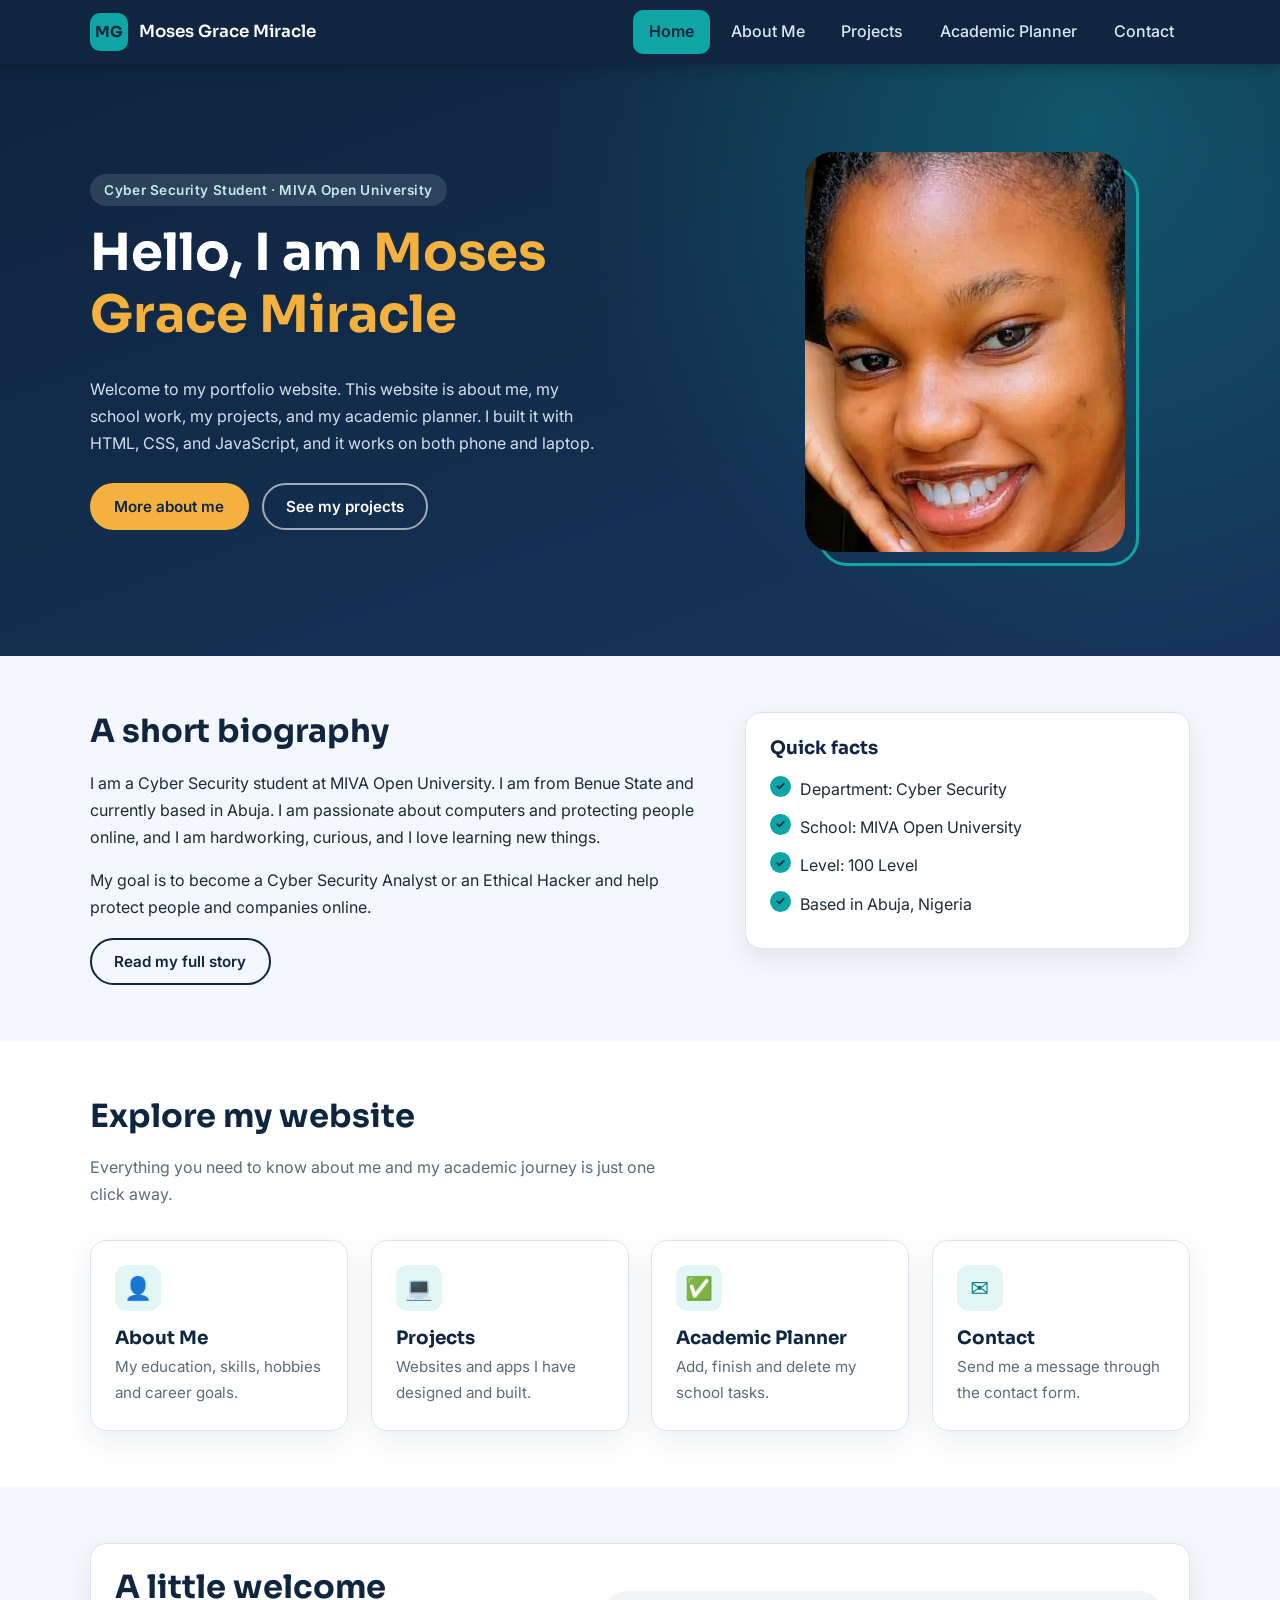
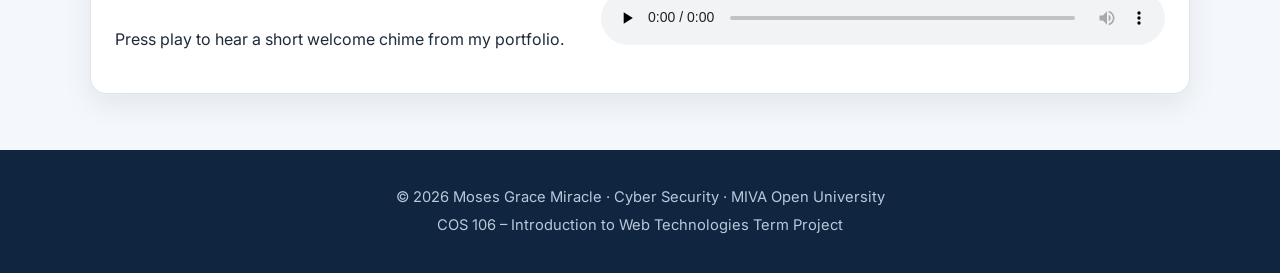
<file: index.html>
<!DOCTYPE html>
<html lang="en">
<head>
  <meta charset="UTF-8">
  <meta name="viewport" content="width=device-width, initial-scale=1">
  <meta name="description" content="Portfolio and academic planner of Moses Grace Miracle, a Cyber Security student at MIVA Open University.">
  <title>Home | Moses Grace Miracle</title>
  <link rel="preconnect" href="https://fonts.googleapis.com">
  <link rel="preconnect" href="https://fonts.gstatic.com" crossorigin>
  <link href="https://fonts.googleapis.com/css2?family=Inter:wght@400;500;600&family=Sora:wght@600;700&display=swap" rel="stylesheet">
  <link rel="stylesheet" href="style.css">
  <script src="main.js" defer></script>
</head>
<body>
  <a class="skip-link" href="#main">Skip to main content</a>

  <header class="site-header">
    <div class="container header-inner">
      <a class="brand" href="index.html">
        <span class="brand-mark" aria-hidden="true">MG</span>
        <span class="brand-name">Moses Grace Miracle</span>
      </a>
      <button class="nav-toggle" type="button" aria-expanded="false" aria-controls="site-nav" aria-label="Toggle navigation menu">
        <span></span><span></span><span></span>
      </button>
      <nav id="site-nav" class="site-nav" aria-label="Main navigation">
        <ul>
          <li><a href="index.html" aria-current="page">Home</a></li>
          <li><a href="about.html">About Me</a></li>
          <li><a href="projects.html">Projects</a></li>
          <li><a href="planner.html">Academic Planner</a></li>
          <li><a href="contact.html">Contact</a></li>
        </ul>
      </nav>
    </div>
  </header>

  <main id="main">
    <!-- Hero: name, photograph, welcome message -->
    <section class="hero" aria-labelledby="hero-title">
      <div class="container hero-inner">
        <div class="fade-up">
          <span class="eyebrow">Cyber Security Student &middot; MIVA Open University</span>
          <h1 id="hero-title">Hello, I am <span>Moses Grace Miracle</span></h1>
          <p>Welcome to my portfolio website. This website is about me, my school work, my projects, and my academic planner. I built it with HTML, CSS, and JavaScript, and it works on both phone and laptop.</p>
          <div class="hero-actions">
            <a class="btn" href="about.html">More about me</a>
            <a class="btn btn-outline" href="projects.html">See my projects</a>
          </div>
        </div>
        <figure class="photo-frame fade-up delay-2">
          <img src="profile-full.jpg" alt="Portrait of Moses Grace Miracle smiling" width="440" height="892">
        </figure>
      </div>
    </section>

    <!-- Brief biography -->
    <section class="section" aria-labelledby="bio-title">
      <div class="container two-col wide-left">
        <div>
          <h2 id="bio-title">A short biography</h2>
          <p>I am a Cyber Security student at MIVA Open University. I am from Benue State and currently based in Abuja. I am passionate about computers and protecting people online, and I am hardworking, curious, and I love learning new things.</p>
          <p>My goal is to become a Cyber Security Analyst or an Ethical Hacker and help protect people and companies online.</p>
          <a class="btn btn-outline" href="about.html">Read my full story</a>
        </div>
        <aside class="card" aria-label="Quick facts">
          <h3>Quick facts</h3>
          <ul class="check-list">
            <li>Department: Cyber Security</li>
            <li>School: MIVA Open University</li>
            <li>Level: 100 Level</li>
            <li>Based in Abuja, Nigeria</li>
          </ul>
        </aside>
      </div>
    </section>

    <!-- Explore the site -->
    <section class="section section-alt" aria-labelledby="explore-title">
      <div class="container">
        <div class="section-head">
          <h2 id="explore-title">Explore my website</h2>
          <p>Everything you need to know about me and my academic journey is just one click away.</p>
        </div>
        <div class="grid grid-4">
          <a class="card link-card" href="about.html">
            <span class="icon" aria-hidden="true">&#128100;</span>
            <h3>About Me</h3>
            <p>My education, skills, hobbies and career goals.</p>
          </a>
          <a class="card link-card" href="projects.html">
            <span class="icon" aria-hidden="true">&#128187;</span>
            <h3>Projects</h3>
            <p>Websites and apps I have designed and built.</p>
          </a>
          <a class="card link-card" href="planner.html">
            <span class="icon" aria-hidden="true">&#9989;</span>
            <h3>Academic Planner</h3>
            <p>Add, finish and delete my school tasks.</p>
          </a>
          <a class="card link-card" href="contact.html">
            <span class="icon" aria-hidden="true">&#9993;</span>
            <h3>Contact</h3>
            <p>Send me a message through the contact form.</p>
          </a>
        </div>
      </div>
    </section>

    <!-- Multimedia: audio -->
    <section class="section" aria-labelledby="audio-title">
      <div class="container">
        <div class="card audio-card">
          <div>
            <h2 id="audio-title">A little welcome</h2>
            <p>Press play to hear a short welcome chime from my portfolio.</p>
          </div>
          <audio controls preload="none">
            <source src="welcome-chime.mp3" type="audio/mpeg">
            Your browser does not support the audio element.
          </audio>
        </div>
      </div>
    </section>
  </main>

  <footer class="site-footer">
    <div class="container">
      <p>&copy; <span data-year>2026</span> Moses Grace Miracle &middot; Cyber Security &middot; MIVA Open University</p>
      <p>COS 106 &ndash; Introduction to Web Technologies Term Project</p>
    </div>
  </footer>
</body>
</html>
</file>
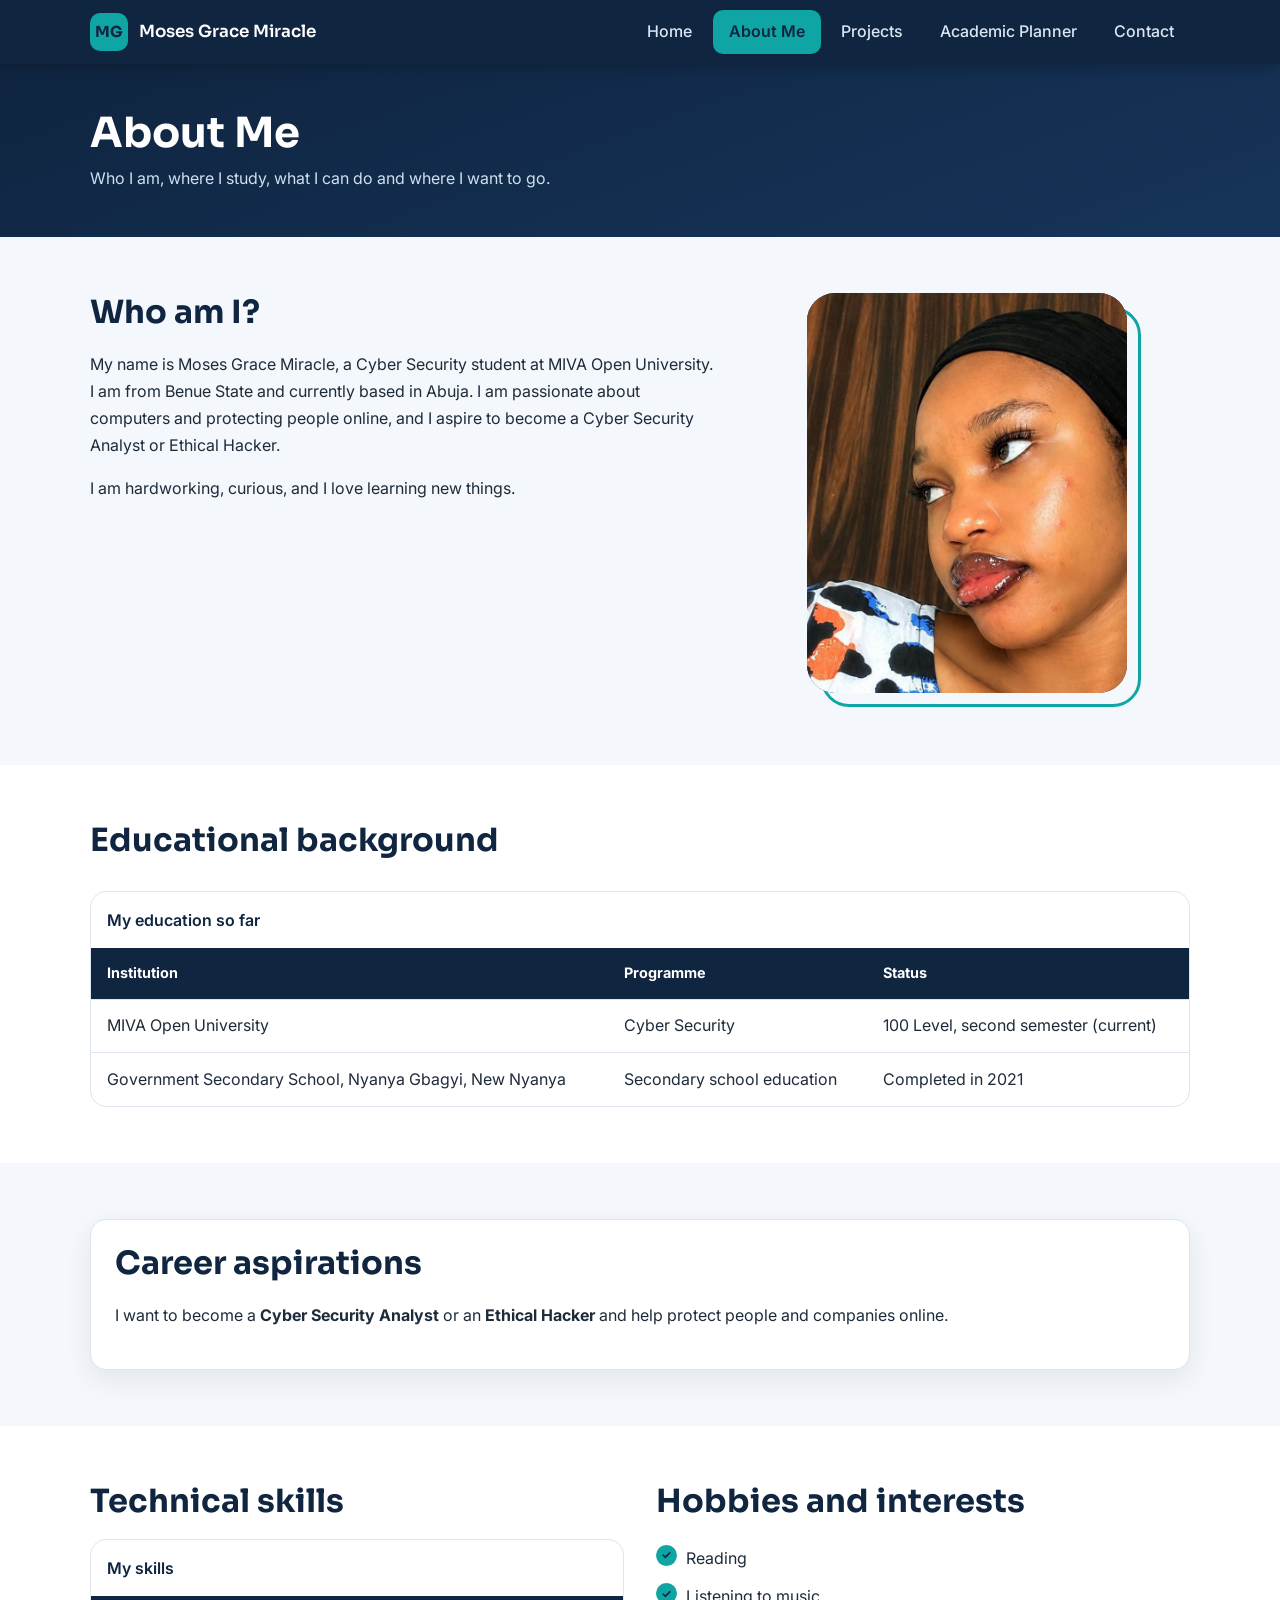
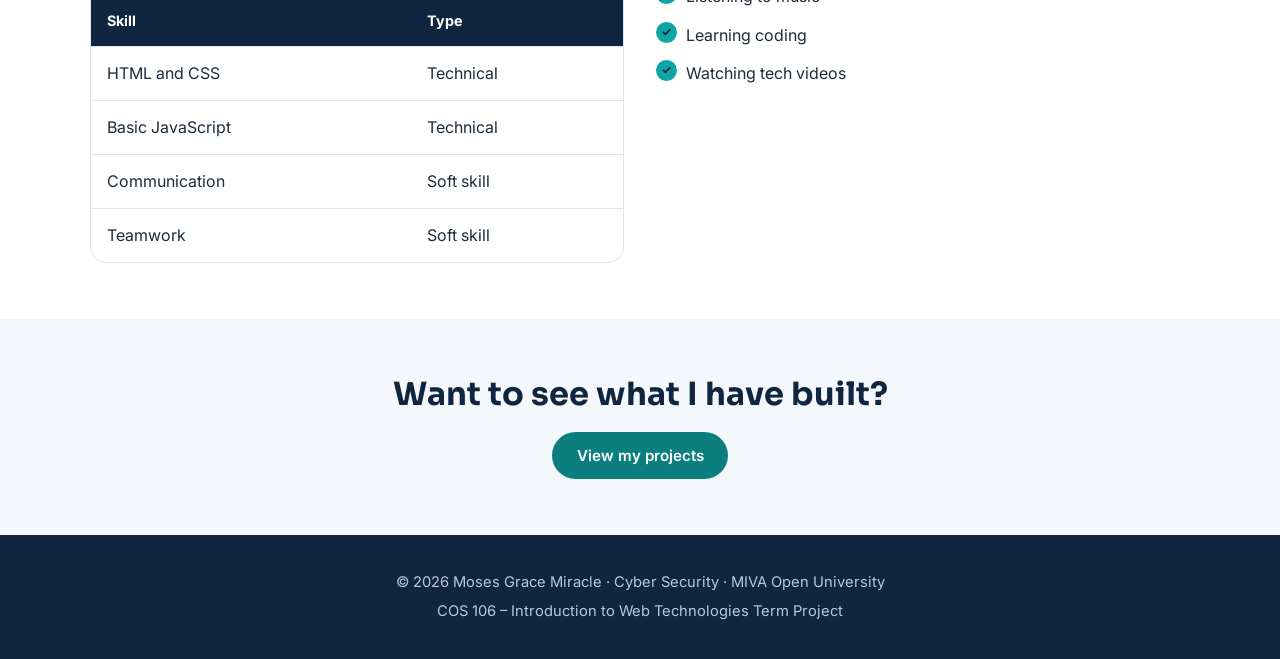
<file: about.html>
<!DOCTYPE html>
<html lang="en">
<head>
  <meta charset="UTF-8">
  <meta name="viewport" content="width=device-width, initial-scale=1">
  <meta name="description" content="Education, career goals, technical skills and hobbies of Moses Grace Miracle.">
  <title>About Me | Moses Grace Miracle</title>
  <link rel="preconnect" href="https://fonts.googleapis.com">
  <link rel="preconnect" href="https://fonts.gstatic.com" crossorigin>
  <link href="https://fonts.googleapis.com/css2?family=Inter:wght@400;500;600&family=Sora:wght@600;700&display=swap" rel="stylesheet">
  <link rel="stylesheet" href="style.css">
  <script src="main.js" defer></script>
</head>
<body>
  <a class="skip-link" href="#main">Skip to main content</a>

  <header class="site-header">
    <div class="container header-inner">
      <a class="brand" href="index.html">
        <span class="brand-mark" aria-hidden="true">MG</span>
        <span class="brand-name">Moses Grace Miracle</span>
      </a>
      <button class="nav-toggle" type="button" aria-expanded="false" aria-controls="site-nav" aria-label="Toggle navigation menu">
        <span></span><span></span><span></span>
      </button>
      <nav id="site-nav" class="site-nav" aria-label="Main navigation">
        <ul>
          <li><a href="index.html">Home</a></li>
          <li><a href="about.html" aria-current="page">About Me</a></li>
          <li><a href="projects.html">Projects</a></li>
          <li><a href="planner.html">Academic Planner</a></li>
          <li><a href="contact.html">Contact</a></li>
        </ul>
      </nav>
    </div>
  </header>

  <main id="main">
    <section class="page-banner">
      <div class="container fade-up">
        <h1>About Me</h1>
        <p>Who I am, where I study, what I can do and where I want to go.</p>
      </div>
    </section>

    <!-- Introduction -->
    <section class="section" aria-labelledby="intro-title">
      <div class="container two-col wide-left">
        <div>
          <h2 id="intro-title">Who am I?</h2>
          <p>My name is Moses Grace Miracle, a Cyber Security student at MIVA Open University. I am from Benue State and currently based in Abuja. I am passionate about computers and protecting people online, and I aspire to become a Cyber Security Analyst or Ethical Hacker.</p>
          <p>I am hardworking, curious, and I love learning new things.</p>
        </div>
        <figure class="photo-frame" style="margin-top:0">
          <img src="about.jpg" alt="Moses Grace Miracle looking to the side" width="900" height="914" style="object-position:62% 35%">
        </figure>
      </div>
    </section>

    <!-- Educational background (table) -->
    <section class="section section-alt" aria-labelledby="edu-title">
      <div class="container">
        <div class="section-head">
          <h2 id="edu-title">Educational background</h2>
        </div>
        <div class="table-wrap">
          <table>
            <caption>My education so far</caption>
            <thead>
              <tr>
                <th scope="col">Institution</th>
                <th scope="col">Programme</th>
                <th scope="col">Status</th>
              </tr>
            </thead>
            <tbody>
              <tr>
                <td>MIVA Open University</td>
                <td>Cyber Security</td>
                <td>100 Level, second semester (current)</td>
              </tr>
              <tr>
                <td>Government Secondary School, Nyanya Gbagyi, New Nyanya</td>
                <td>Secondary school education</td>
                <td>Completed in 2021</td>
              </tr>
            </tbody>
          </table>
        </div>
      </div>
    </section>

    <!-- Career aspirations -->
    <section class="section" aria-labelledby="career-title">
      <div class="container">
        <div class="card">
          <h2 id="career-title">Career aspirations</h2>
          <p>I want to become a <strong>Cyber Security Analyst</strong> or an <strong>Ethical Hacker</strong> and help protect people and companies online.</p>
        </div>
      </div>
    </section>

    <!-- Skills (table + list) and hobbies (list) -->
    <section class="section section-alt" aria-labelledby="skills-title">
      <div class="container two-col">
        <div>
          <h2 id="skills-title">Technical skills</h2>
          <div class="table-wrap">
            <table>
              <caption>My skills</caption>
              <thead>
                <tr>
                  <th scope="col">Skill</th>
                  <th scope="col">Type</th>
                </tr>
              </thead>
              <tbody>
                <tr><td>HTML and CSS</td><td>Technical</td></tr>
                <tr><td>Basic JavaScript</td><td>Technical</td></tr>
                <tr><td>Communication</td><td>Soft skill</td></tr>
                <tr><td>Teamwork</td><td>Soft skill</td></tr>
              </tbody>
            </table>
          </div>
        </div>
        <div>
          <h2>Hobbies and interests</h2>
          <ul class="check-list">
            <li>Reading</li>
            <li>Listening to music</li>
            <li>Learning coding</li>
            <li>Watching tech videos</li>
          </ul>
        </div>
      </div>
    </section>

    <section class="section">
      <div class="container" style="text-align:center">
        <h2>Want to see what I have built?</h2>
        <a class="btn" href="projects.html">View my projects</a>
      </div>
    </section>
  </main>

  <footer class="site-footer">
    <div class="container">
      <p>&copy; <span data-year>2026</span> Moses Grace Miracle &middot; Cyber Security &middot; MIVA Open University</p>
      <p>COS 106 &ndash; Introduction to Web Technologies Term Project</p>
    </div>
  </footer>
</body>
</html>
</file>
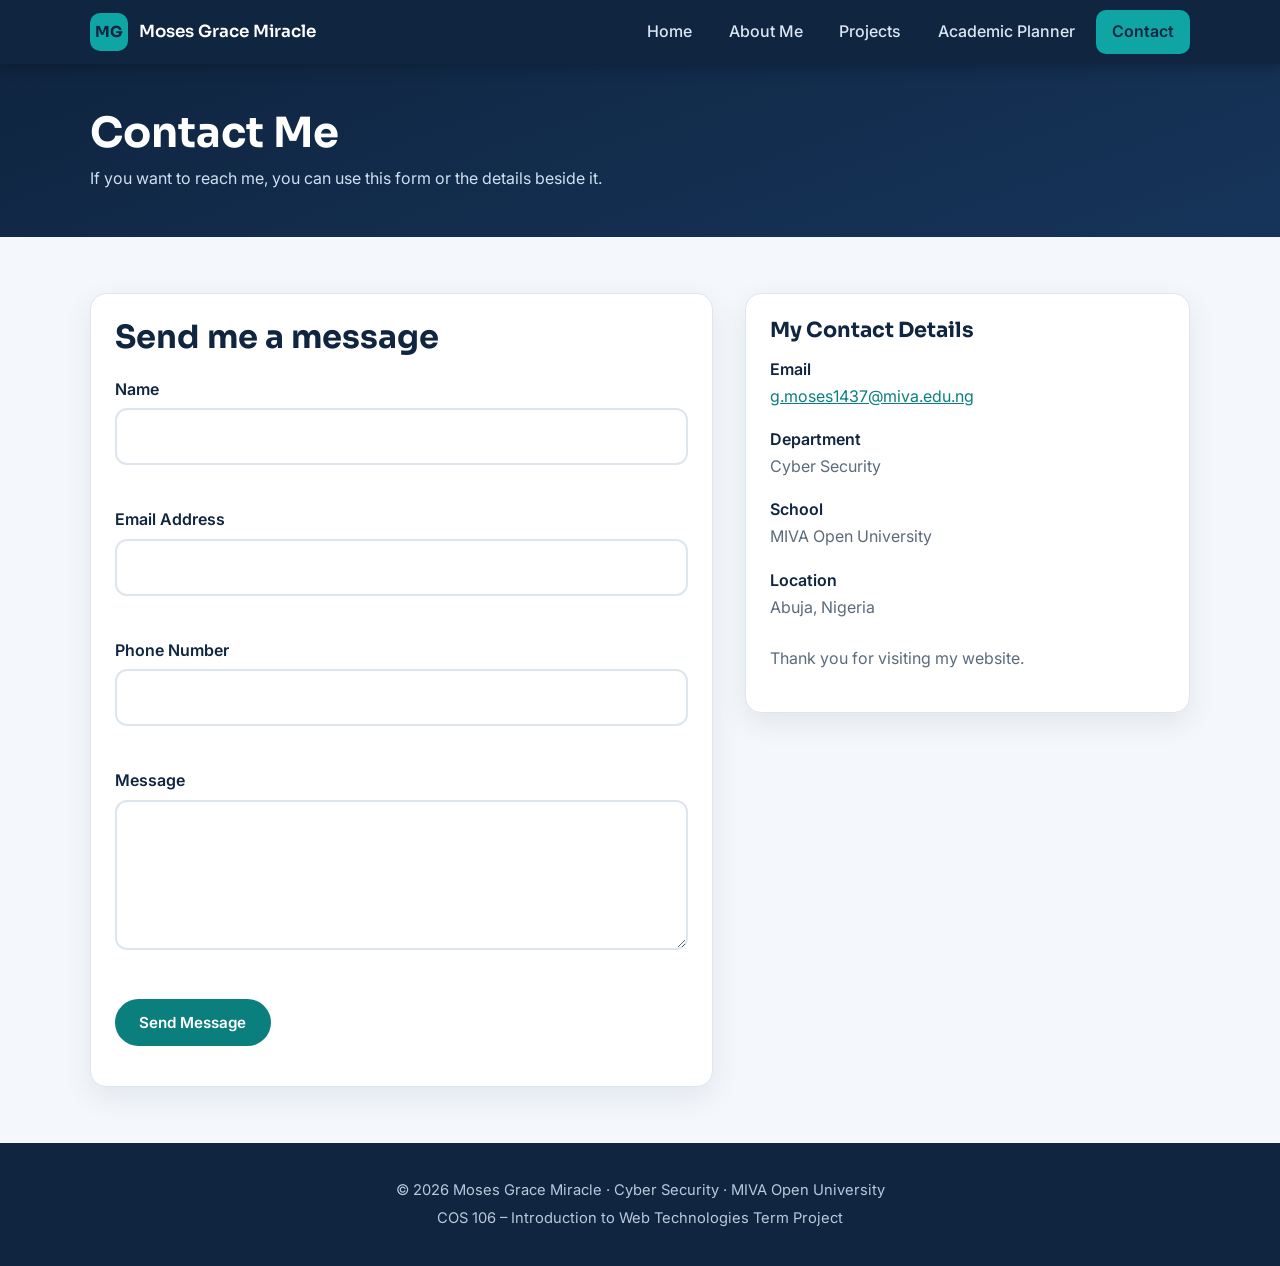
<file: contact.html>
<!DOCTYPE html>
<html lang="en">
<head>
  <meta charset="UTF-8">
  <meta name="viewport" content="width=device-width, initial-scale=1">
  <meta name="description" content="Contact Moses Grace Miracle through the contact form or by email.">
  <title>Contact | Moses Grace Miracle</title>
  <link rel="preconnect" href="https://fonts.googleapis.com">
  <link rel="preconnect" href="https://fonts.gstatic.com" crossorigin>
  <link href="https://fonts.googleapis.com/css2?family=Inter:wght@400;500;600&family=Sora:wght@600;700&display=swap" rel="stylesheet">
  <link rel="stylesheet" href="style.css">
  <script src="main.js" defer></script>
</head>
<body>
  <a class="skip-link" href="#main">Skip to main content</a>

  <header class="site-header">
    <div class="container header-inner">
      <a class="brand" href="index.html">
        <span class="brand-mark" aria-hidden="true">MG</span>
        <span class="brand-name">Moses Grace Miracle</span>
      </a>
      <button class="nav-toggle" type="button" aria-expanded="false" aria-controls="site-nav" aria-label="Toggle navigation menu">
        <span></span><span></span><span></span>
      </button>
      <nav id="site-nav" class="site-nav" aria-label="Main navigation">
        <ul>
          <li><a href="index.html">Home</a></li>
          <li><a href="about.html">About Me</a></li>
          <li><a href="projects.html">Projects</a></li>
          <li><a href="planner.html">Academic Planner</a></li>
          <li><a href="contact.html" aria-current="page">Contact</a></li>
        </ul>
      </nav>
    </div>
  </header>

  <main id="main">
    <section class="page-banner">
      <div class="container fade-up">
        <h1>Contact Me</h1>
        <p>If you want to reach me, you can use this form or the details beside it.</p>
      </div>
    </section>

    <section class="section" aria-labelledby="form-title">
      <div class="container two-col wide-left">

        <div class="card form-card">
          <h2 id="form-title">Send me a message</h2>
          <form id="contact-form" novalidate>
            <div class="field">
              <label for="name">Name</label>
              <input type="text" id="name" name="name" autocomplete="name" aria-describedby="name-error">
              <p class="error-msg" id="name-error"></p>
            </div>

            <div class="field">
              <label for="email">Email Address</label>
              <input type="email" id="email" name="email" autocomplete="email" aria-describedby="email-error">
              <p class="error-msg" id="email-error"></p>
            </div>

            <div class="field">
              <label for="phone">Phone Number</label>
              <input type="tel" id="phone" name="phone" inputmode="numeric" autocomplete="tel" aria-describedby="phone-error">
              <p class="error-msg" id="phone-error"></p>
            </div>

            <div class="field">
              <label for="message">Message</label>
              <textarea id="message" name="message" aria-describedby="message-error"></textarea>
              <p class="error-msg" id="message-error"></p>
            </div>

            <button class="btn" type="submit">Send Message</button>
            <div id="form-status" class="form-status" role="status" aria-live="polite"></div>
          </form>
        </div>

        <aside class="card" aria-labelledby="details-title">
          <h2 id="details-title" style="font-size:1.3rem">My Contact Details</h2>
          <dl class="detail-list">
            <dt>Email</dt>
            <dd><a href="mailto:g.moses1437@miva.edu.ng">g.moses1437@miva.edu.ng</a></dd>
            <dt>Department</dt>
            <dd>Cyber Security</dd>
            <dt>School</dt>
            <dd>MIVA Open University</dd>
            <dt>Location</dt>
            <dd>Abuja, Nigeria</dd>
          </dl>
          <p style="margin-top:1.5rem;color:var(--muted)">Thank you for visiting my website.</p>
        </aside>

      </div>
    </section>
  </main>

  <footer class="site-footer">
    <div class="container">
      <p>&copy; <span data-year>2026</span> Moses Grace Miracle &middot; Cyber Security &middot; MIVA Open University</p>
      <p>COS 106 &ndash; Introduction to Web Technologies Term Project</p>
    </div>
  </footer>
</body>
</html>
</file>
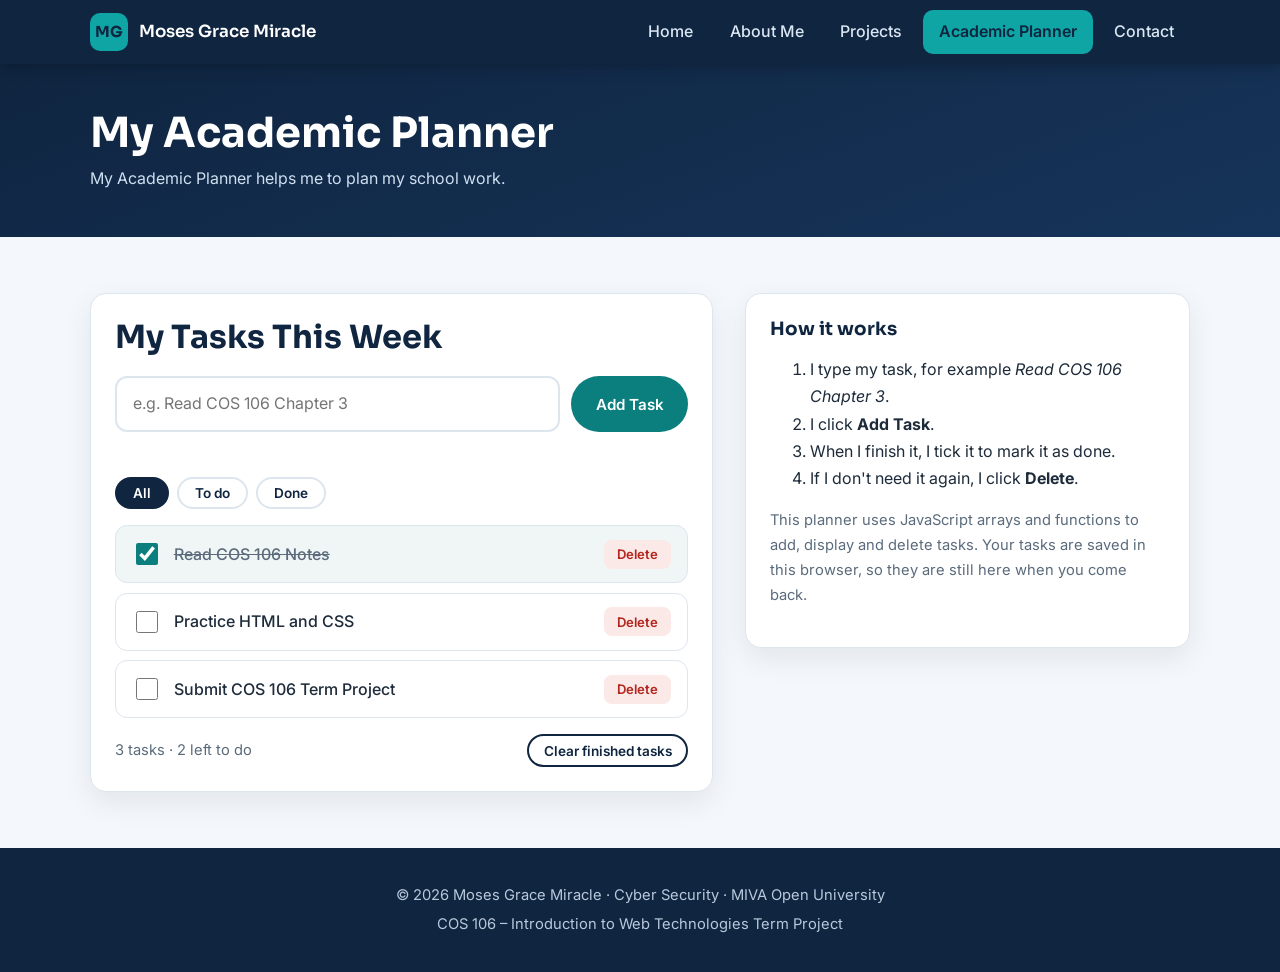
<file: planner.html>
<!DOCTYPE html>
<html lang="en">
<head>
  <meta charset="UTF-8">
  <meta name="viewport" content="width=device-width, initial-scale=1">
  <meta name="description" content="An interactive academic planner to add, complete and delete school tasks.">
  <title>Academic Planner | Moses Grace Miracle</title>
  <link rel="preconnect" href="https://fonts.googleapis.com">
  <link rel="preconnect" href="https://fonts.gstatic.com" crossorigin>
  <link href="https://fonts.googleapis.com/css2?family=Inter:wght@400;500;600&family=Sora:wght@600;700&display=swap" rel="stylesheet">
  <link rel="stylesheet" href="style.css">
  <script src="main.js" defer></script>
</head>
<body>
  <a class="skip-link" href="#main">Skip to main content</a>

  <header class="site-header">
    <div class="container header-inner">
      <a class="brand" href="index.html">
        <span class="brand-mark" aria-hidden="true">MG</span>
        <span class="brand-name">Moses Grace Miracle</span>
      </a>
      <button class="nav-toggle" type="button" aria-expanded="false" aria-controls="site-nav" aria-label="Toggle navigation menu">
        <span></span><span></span><span></span>
      </button>
      <nav id="site-nav" class="site-nav" aria-label="Main navigation">
        <ul>
          <li><a href="index.html">Home</a></li>
          <li><a href="about.html">About Me</a></li>
          <li><a href="projects.html">Projects</a></li>
          <li><a href="planner.html" aria-current="page">Academic Planner</a></li>
          <li><a href="contact.html">Contact</a></li>
        </ul>
      </nav>
    </div>
  </header>

  <main id="main">
    <section class="page-banner">
      <div class="container fade-up">
        <h1>My Academic Planner</h1>
        <p>My Academic Planner helps me to plan my school work.</p>
      </div>
    </section>

    <section class="section" aria-labelledby="how-title">
      <div class="container two-col wide-left">

        <div class="card planner-card" style="max-width:none">
          <h2 id="how-title">My Tasks This Week</h2>

          <form id="task-form" class="task-form" novalidate>
            <label for="task-input" class="sr-only" style="position:absolute;left:-999px">New task</label>
            <input type="text" id="task-input" name="task" placeholder="e.g. Read COS 106 Chapter 3" maxlength="120" autocomplete="off">
            <button class="btn" type="submit">Add Task</button>
          </form>
          <p id="task-error" class="error-msg" role="alert"></p>

          <div class="filters" role="group" aria-label="Filter tasks">
            <button type="button" class="filter-btn active" data-filter="all">All</button>
            <button type="button" class="filter-btn" data-filter="active">To do</button>
            <button type="button" class="filter-btn" data-filter="done">Done</button>
          </div>

          <ul id="task-list" class="task-list" aria-live="polite"></ul>

          <div class="planner-footer">
            <span id="task-count">0 tasks</span>
            <button type="button" id="clear-done" class="btn btn-outline btn-small">Clear finished tasks</button>
          </div>
        </div>

        <aside class="card">
          <h3>How it works</h3>
          <ol>
            <li>I type my task, for example <em>Read COS 106 Chapter 3</em>.</li>
            <li>I click <strong>Add Task</strong>.</li>
            <li>When I finish it, I tick it to mark it as done.</li>
            <li>If I don't need it again, I click <strong>Delete</strong>.</li>
          </ol>
          <p style="color:var(--muted);font-size:.92rem">This planner uses JavaScript arrays and functions to add, display and delete tasks. Your tasks are saved in this browser, so they are still here when you come back.</p>
        </aside>

      </div>
    </section>
  </main>

  <footer class="site-footer">
    <div class="container">
      <p>&copy; <span data-year>2026</span> Moses Grace Miracle &middot; Cyber Security &middot; MIVA Open University</p>
      <p>COS 106 &ndash; Introduction to Web Technologies Term Project</p>
    </div>
  </footer>
</body>
</html>
</file>
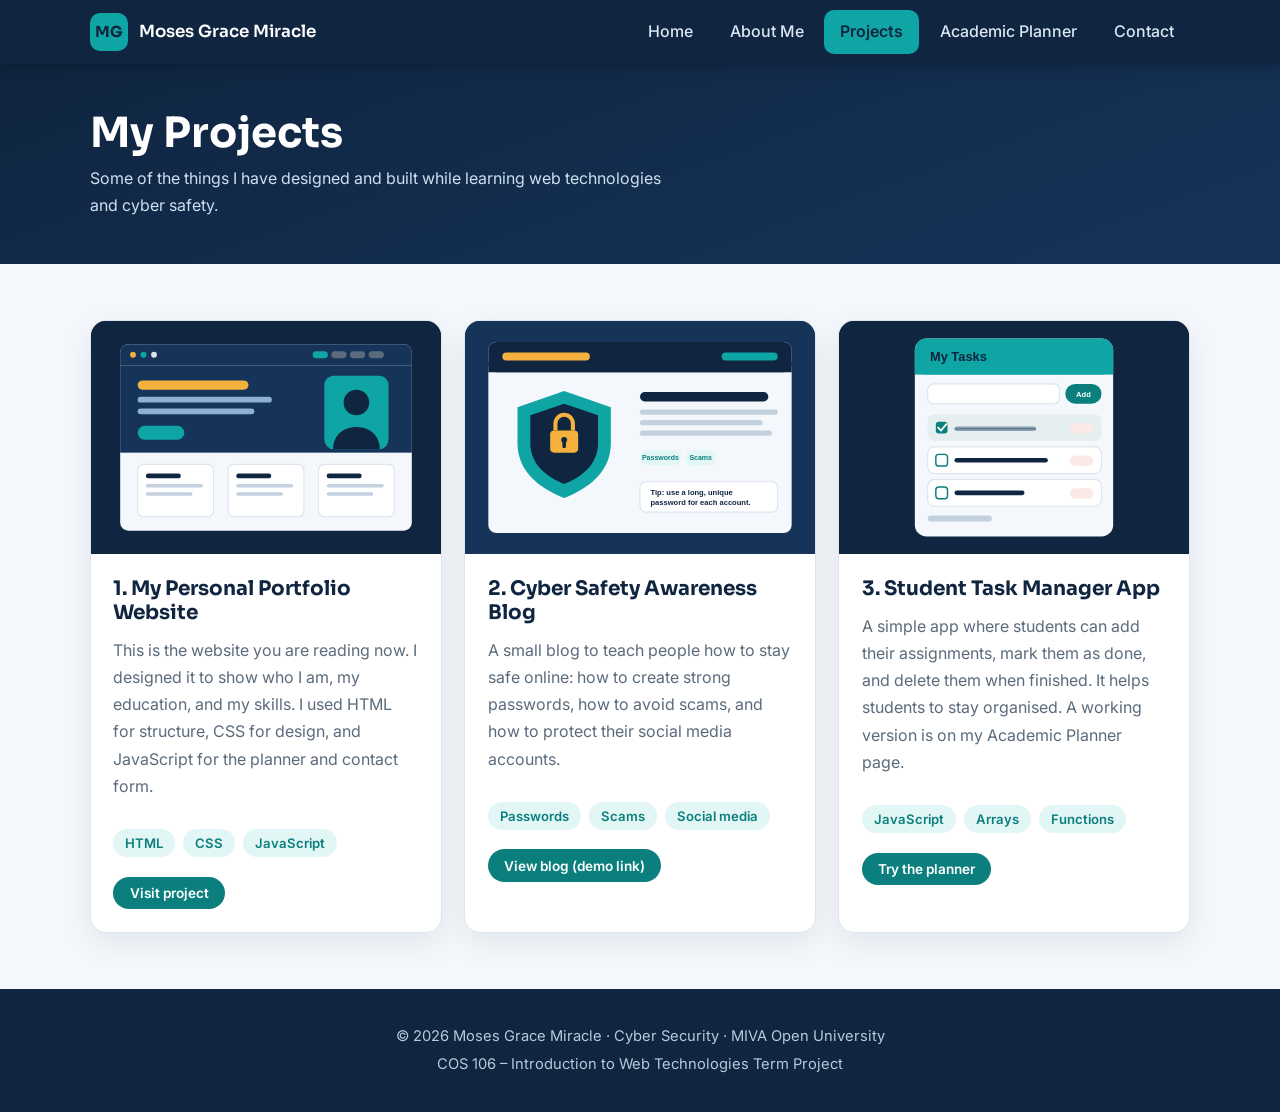
<file: projects.html>
<!DOCTYPE html>
<html lang="en">
<head>
  <meta charset="UTF-8">
  <meta name="viewport" content="width=device-width, initial-scale=1">
  <meta name="description" content="Projects by Moses Grace Miracle: a portfolio website, a cyber safety awareness blog and a student task manager.">
  <title>Projects | Moses Grace Miracle</title>
  <link rel="preconnect" href="https://fonts.googleapis.com">
  <link rel="preconnect" href="https://fonts.gstatic.com" crossorigin>
  <link href="https://fonts.googleapis.com/css2?family=Inter:wght@400;500;600&family=Sora:wght@600;700&display=swap" rel="stylesheet">
  <link rel="stylesheet" href="style.css">
  <script src="main.js" defer></script>
</head>
<body>
  <a class="skip-link" href="#main">Skip to main content</a>

  <header class="site-header">
    <div class="container header-inner">
      <a class="brand" href="index.html">
        <span class="brand-mark" aria-hidden="true">MG</span>
        <span class="brand-name">Moses Grace Miracle</span>
      </a>
      <button class="nav-toggle" type="button" aria-expanded="false" aria-controls="site-nav" aria-label="Toggle navigation menu">
        <span></span><span></span><span></span>
      </button>
      <nav id="site-nav" class="site-nav" aria-label="Main navigation">
        <ul>
          <li><a href="index.html">Home</a></li>
          <li><a href="about.html">About Me</a></li>
          <li><a href="projects.html" aria-current="page">Projects</a></li>
          <li><a href="planner.html">Academic Planner</a></li>
          <li><a href="contact.html">Contact</a></li>
        </ul>
      </nav>
    </div>
  </header>

  <main id="main">
    <section class="page-banner">
      <div class="container fade-up">
        <h1>My Projects</h1>
        <p>Some of the things I have designed and built while learning web technologies and cyber safety.</p>
      </div>
    </section>

    <section class="section" aria-label="Project list">
      <div class="container grid grid-3">

        <article class="card project-card fade-up">
          <figure>
            <img src="project-portfolio.svg" alt="Screenshot of the personal portfolio website with a navigation bar, a photo and text sections" width="600" height="400">
          </figure>
          <div class="project-body">
            <h2 style="font-size:1.25rem">1. My Personal Portfolio Website</h2>
            <p>This is the website you are reading now. I designed it to show who I am, my education, and my skills. I used HTML for structure, CSS for design, and JavaScript for the planner and contact form.</p>
            <ul class="tag-list" aria-label="Technologies used">
              <li>HTML</li><li>CSS</li><li>JavaScript</li>
            </ul>
            <a class="btn btn-small" href="index.html" style="margin-top:1.2rem">Visit project</a>
          </div>
        </article>

        <article class="card project-card fade-up delay-1">
          <figure>
            <img src="project-blog.svg" alt="Illustration of a blog page with a shield and padlock about staying safe online" width="600" height="400">
          </figure>
          <div class="project-body">
            <h2 style="font-size:1.25rem">2. Cyber Safety Awareness Blog</h2>
            <p>A small blog to teach people how to stay safe online: how to create strong passwords, how to avoid scams, and how to protect their social media accounts.</p>
            <ul class="tag-list" aria-label="Topics covered">
              <li>Passwords</li><li>Scams</li><li>Social media</li>
            </ul>
            <!-- Simulated link: replace "#" with the real blog address when it is online -->
            <a class="btn btn-small" href="#" data-simulated style="margin-top:1.2rem">View blog (demo link)</a>
          </div>
        </article>

        <article class="card project-card fade-up delay-2">
          <figure>
            <img src="project-tasks.svg" alt="Illustration of a task list with ticked and unticked items" width="600" height="400">
          </figure>
          <div class="project-body">
            <h2 style="font-size:1.25rem">3. Student Task Manager App</h2>
            <p>A simple app where students can add their assignments, mark them as done, and delete them when finished. It helps students to stay organised. A working version is on my Academic Planner page.</p>
            <ul class="tag-list" aria-label="Technologies used">
              <li>JavaScript</li><li>Arrays</li><li>Functions</li>
            </ul>
            <a class="btn btn-small" href="planner.html" style="margin-top:1.2rem">Try the planner</a>
          </div>
        </article>

      </div>
    </section>
  </main>

  <footer class="site-footer">
    <div class="container">
      <p>&copy; <span data-year>2026</span> Moses Grace Miracle &middot; Cyber Security &middot; MIVA Open University</p>
      <p>COS 106 &ndash; Introduction to Web Technologies Term Project</p>
    </div>
  </footer>
</body>
</html>
</file>
<file: style.css>
/* ==========================================================
   Moses Grace Miracle - Portfolio | COS 106 Term Project
   External stylesheet shared by every page
   ========================================================== */

/* ---------- 1. Design tokens (consistent colour scheme) ---------- */
:root {
  --navy: #0f2540;
  --navy-2: #16345a;
  --teal: #0ea5a4;
  --teal-dark: #0b7f7e;
  --amber: #f4b13e;
  --bg: #f4f7fb;
  --card: #ffffff;
  --text: #1d2b3a;
  --muted: #5b6b7c;
  --line: #dde5ee;
  --danger: #b3261e;
  --ok: #1e7f50;
  --radius: 16px;
  --shadow: 0 10px 30px rgba(15, 37, 64, 0.08);
  --font-head: "Sora", "Segoe UI", system-ui, sans-serif;
  --font-body: "Inter", "Segoe UI", system-ui, -apple-system, sans-serif;
}

/* ---------- 2. Reset and base ---------- */
*,
*::before,
*::after { box-sizing: border-box; }

html { scroll-behavior: smooth; }

body {
  margin: 0;
  font-family: var(--font-body);
  font-size: 1rem;
  line-height: 1.7;
  color: var(--text);
  background: var(--bg);
}

img, video, audio { max-width: 100%; display: block; }

h1, h2, h3 {
  font-family: var(--font-head);
  color: var(--navy);
  line-height: 1.2;
  margin: 0 0 0.6em;
}
h1 { font-size: clamp(2rem, 6vw, 3.2rem); }
h2 { font-size: clamp(1.5rem, 4vw, 2rem); }
h3 { font-size: 1.15rem; }
p { margin: 0 0 1em; }
a { color: var(--teal-dark); }

:focus-visible {
  outline: 3px solid var(--amber);
  outline-offset: 2px;
}

.container {
  width: min(1100px, 100% - 2rem);
  margin-inline: auto;
}

.skip-link {
  position: absolute;
  left: -999px;
  top: 0;
  background: var(--amber);
  color: var(--navy);
  padding: 0.6rem 1rem;
  z-index: 100;
}
.skip-link:focus { left: 0; }

/* ---------- 3. Header and navigation ---------- */
.site-header {
  background: var(--navy);
  position: sticky;
  top: 0;
  z-index: 50;
  box-shadow: 0 2px 14px rgba(0, 0, 0, 0.25);
}

.header-inner {
  display: flex;
  align-items: center;
  justify-content: space-between;
  min-height: 64px;
  gap: 1rem;
}

.brand {
  display: flex;
  align-items: center;
  gap: 0.7rem;
  text-decoration: none;
  color: #fff;
  font-family: var(--font-head);
  font-weight: 600;
}
.brand-mark {
  display: grid;
  place-items: center;
  width: 38px;
  height: 38px;
  border-radius: 10px;
  background: var(--teal);
  color: var(--navy);
  font-weight: 700;
  font-size: 0.95rem;
}
.brand-name { font-size: 0.95rem; }

.nav-toggle {
  display: inline-flex;
  flex-direction: column;
  justify-content: center;
  gap: 5px;
  width: 44px;
  height: 44px;
  padding: 0 10px;
  background: transparent;
  border: 1px solid rgba(255, 255, 255, 0.3);
  border-radius: 10px;
  cursor: pointer;
}
.nav-toggle span {
  display: block;
  height: 2px;
  background: #fff;
  border-radius: 2px;
  transition: transform 0.3s ease, opacity 0.3s ease;
}
.nav-toggle[aria-expanded="true"] span:nth-child(1) { transform: translateY(7px) rotate(45deg); }
.nav-toggle[aria-expanded="true"] span:nth-child(2) { opacity: 0; }
.nav-toggle[aria-expanded="true"] span:nth-child(3) { transform: translateY(-7px) rotate(-45deg); }

.site-nav {
  position: absolute;
  top: 100%;
  left: 0;
  right: 0;
  background: var(--navy-2);
  max-height: 0;
  overflow: hidden;
  transition: max-height 0.35s ease;
}
.site-nav.open { max-height: 360px; }

.site-nav ul {
  list-style: none;
  margin: 0;
  padding: 0.5rem 1rem 1rem;
}
.site-nav a {
  display: block;
  padding: 0.75rem 1rem;
  color: #dbe7f3;
  text-decoration: none;
  border-radius: 10px;
  font-weight: 500;
  transition: background 0.25s ease, color 0.25s ease;
}
.site-nav a:hover { background: rgba(255, 255, 255, 0.1); color: #fff; }
.site-nav a[aria-current="page"] { background: var(--teal); color: var(--navy); font-weight: 600; }

/* ---------- 4. Buttons ---------- */
.btn {
  display: inline-block;
  padding: 0.75rem 1.4rem;
  border: 2px solid transparent;
  border-radius: 999px;
  background: var(--teal-dark);
  color: #fff;
  font: 600 0.95rem var(--font-body);
  text-decoration: none;
  cursor: pointer;
  transition: transform 0.2s ease, background 0.25s ease, box-shadow 0.25s ease;
}
.btn:hover { background: var(--navy); transform: translateY(-2px); box-shadow: var(--shadow); }
.btn-outline { background: transparent; color: var(--navy); border-color: var(--navy); }
.btn-outline:hover { background: var(--navy); color: #fff; }
.btn-small { padding: 0.4rem 0.9rem; font-size: 0.85rem; }

/* ---------- 5. Hero (homepage) ---------- */
.hero {
  background:
    radial-gradient(circle at 85% 10%, rgba(14, 165, 164, 0.35), transparent 45%),
    linear-gradient(160deg, var(--navy) 0%, var(--navy-2) 100%);
  color: #fff;
  padding: 3rem 0 4rem;
}
.hero-inner {
  display: grid;
  gap: 2.5rem;
  align-items: center;
}
.hero h1 { color: #fff; }
.hero h1 span { color: var(--amber); }
.eyebrow {
  display: inline-block;
  margin-bottom: 1rem;
  padding: 0.3rem 0.9rem;
  border-radius: 999px;
  background: rgba(255, 255, 255, 0.12);
  color: #bfeceb;
  font-size: 0.85rem;
  font-weight: 600;
  letter-spacing: 0.04em;
}
.hero p { color: #d3e0ee; max-width: 52ch; }
.hero-actions { display: flex; flex-wrap: wrap; gap: 0.8rem; margin-top: 1.6rem; }
.hero .btn { background: var(--amber); color: var(--navy); }
.hero .btn:hover { background: #fff; }
.hero .btn-outline { background: transparent; color: #fff; border-color: rgba(255, 255, 255, 0.6); }
.hero .btn-outline:hover { background: #fff; color: var(--navy); }

.photo-frame {
  position: relative;
  width: min(320px, 80%);
  margin-inline: auto;
}
.photo-frame::before {
  content: "";
  position: absolute;
  inset: 14px -14px -14px 14px;
  border: 3px solid var(--teal);
  border-radius: 28px;
}
.photo-frame img {
  position: relative;
  width: 100%;
  height: auto;
  aspect-ratio: 4 / 5;
  object-fit: cover;
  object-position: 50% 28%;
  border-radius: 28px;
  background: var(--navy-2);
}

/* ---------- 6. Sections and cards ---------- */
.section { padding: 3.5rem 0; }
.section-alt { background: #fff; }
.section-head { max-width: 60ch; margin-bottom: 2rem; }
.section-head p { color: var(--muted); }

.page-banner {
  background: linear-gradient(160deg, var(--navy) 0%, var(--navy-2) 100%);
  color: #fff;
  padding: 2.8rem 0;
}
.page-banner h1 { color: #fff; margin: 0 0 0.4rem; font-size: clamp(1.8rem, 5vw, 2.6rem); }
.page-banner p { color: #cfe0f0; margin: 0; max-width: 60ch; }

.grid { display: grid; gap: 1.4rem; }

.card {
  background: var(--card);
  border: 1px solid var(--line);
  border-radius: var(--radius);
  padding: 1.5rem;
  box-shadow: var(--shadow);
  transition: transform 0.3s ease, box-shadow 0.3s ease;
}
.card:hover { transform: translateY(-5px); box-shadow: 0 16px 38px rgba(15, 37, 64, 0.14); }

.link-card { text-decoration: none; color: inherit; display: block; }
.link-card .icon {
  display: grid;
  place-items: center;
  width: 46px;
  height: 46px;
  margin-bottom: 1rem;
  border-radius: 12px;
  background: #e2f6f5;
  color: var(--teal-dark);
  font-size: 1.4rem;
}
.link-card h3 { margin-bottom: 0.3rem; }
.link-card p { margin: 0; color: var(--muted); font-size: 0.95rem; }

.two-col { display: grid; gap: 2rem; align-items: start; }

.tag-list { list-style: none; display: flex; flex-wrap: wrap; gap: 0.5rem; padding: 0; margin: 0.8rem 0 0; }
.tag-list li {
  padding: 0.2rem 0.75rem;
  border-radius: 999px;
  background: #e2f6f5;
  color: var(--teal-dark);
  font-size: 0.82rem;
  font-weight: 600;
}

.check-list { list-style: none; padding: 0; margin: 0; }
.check-list li { position: relative; padding: 0.35rem 0 0.35rem 1.9rem; }
.check-list li::before {
  content: "\2713";
  position: absolute;
  left: 0;
  top: 0.35rem;
  display: grid;
  place-items: center;
  width: 1.3rem;
  height: 1.3rem;
  border-radius: 50%;
  background: var(--teal);
  color: var(--navy);
  font-size: 0.75rem;
  font-weight: 700;
}

.audio-card { display: grid; gap: 1rem; align-items: center; }
.audio-card audio { width: 100%; }

/* ---------- 7. Tables ---------- */
.table-wrap { overflow-x: auto; border-radius: var(--radius); border: 1px solid var(--line); background: #fff; }
table { width: 100%; border-collapse: collapse; min-width: 420px; }
caption { text-align: left; padding: 0.9rem 1rem; font-weight: 600; color: var(--navy); }
th, td { padding: 0.8rem 1rem; text-align: left; border-top: 1px solid var(--line); }
thead th { background: var(--navy); color: #fff; border-top: 0; font-size: 0.9rem; }
tbody tr { transition: background 0.2s ease; }
tbody tr:hover { background: #eef8f8; }

/* ---------- 8. Projects ---------- */
.project-card { padding: 0; overflow: hidden; display: flex; flex-direction: column; }
.project-card figure { margin: 0; background: var(--navy); }
.project-card img { width: 100%; height: auto; aspect-ratio: 3 / 2; object-fit: cover; transition: transform 0.5s ease; }
.project-card:hover img { transform: scale(1.04); }
.project-card figure { overflow: hidden; }
.project-body { padding: 1.4rem; display: flex; flex-direction: column; flex: 1; }
.project-body p { color: var(--muted); }
.project-body .btn { margin-top: auto; align-self: flex-start; }

/* ---------- 9. Forms ---------- */
.form-card { max-width: 640px; }
.field { margin-bottom: 1.2rem; }
label, .label { display: block; font-weight: 600; margin-bottom: 0.35rem; color: var(--navy); }
input[type="text"],
input[type="email"],
input[type="tel"],
textarea {
  width: 100%;
  padding: 0.8rem 1rem;
  border: 2px solid var(--line);
  border-radius: 12px;
  font: inherit;
  color: var(--text);
  background: #fff;
  transition: border-color 0.25s ease, box-shadow 0.25s ease;
}
textarea { min-height: 150px; resize: vertical; }
input:focus, textarea:focus { outline: none; border-color: var(--teal); box-shadow: 0 0 0 4px rgba(14, 165, 164, 0.2); }
input[aria-invalid="true"], textarea[aria-invalid="true"] { border-color: var(--danger); }
.error-msg { color: var(--danger); font-size: 0.88rem; margin: 0.3rem 0 0; min-height: 1.2em; }
.form-status { margin-top: 1rem; padding: 0; border-radius: 12px; }
.form-status.success { padding: 1rem 1.2rem; background: #e3f6ec; color: var(--ok); border: 1px solid #b9e4cc; }
.form-status.fail { padding: 1rem 1.2rem; background: #fbe9e7; color: var(--danger); border: 1px solid #f2c4bf; }

.detail-list { margin: 0; }
.detail-list dt { font-weight: 600; color: var(--navy); margin-top: 1rem; }
.detail-list dt:first-child { margin-top: 0; }
.detail-list dd { margin: 0; color: var(--muted); word-break: break-word; }

/* ---------- 10. Academic planner ---------- */
.planner-card { max-width: 720px; }
.task-form { display: flex; flex-direction: column; gap: 0.7rem; }
.task-form input { flex: 1; }

.filters { display: flex; flex-wrap: wrap; gap: 0.5rem; margin: 1.4rem 0 1rem; }
.filter-btn {
  padding: 0.4rem 1rem;
  border: 2px solid var(--line);
  border-radius: 999px;
  background: #fff;
  color: var(--navy);
  font: 600 0.85rem var(--font-body);
  cursor: pointer;
  transition: background 0.2s ease, border-color 0.2s ease, color 0.2s ease;
}
.filter-btn:hover { border-color: var(--teal); }
.filter-btn.active { background: var(--navy); border-color: var(--navy); color: #fff; }

.task-list { list-style: none; margin: 0; padding: 0; }
.task-item {
  display: flex;
  align-items: center;
  gap: 0.8rem;
  padding: 0.85rem 1rem;
  margin-bottom: 0.6rem;
  background: #fff;
  border: 1px solid var(--line);
  border-radius: 12px;
  animation: slideIn 0.35s ease;
  transition: background 0.25s ease, opacity 0.25s ease;
}
.task-item input[type="checkbox"] { width: 22px; height: 22px; accent-color: var(--teal-dark); flex-shrink: 0; cursor: pointer; }
.task-item label { flex: 1; margin: 0; font-weight: 500; color: var(--text); cursor: pointer; word-break: break-word; }
.task-item.done { background: #f0f6f6; }
.task-item.done label { text-decoration: line-through; color: var(--muted); }
.delete-btn {
  border: 0;
  background: #fbe9e7;
  color: var(--danger);
  padding: 0.4rem 0.8rem;
  border-radius: 8px;
  font: 600 0.82rem var(--font-body);
  cursor: pointer;
  transition: background 0.2s ease, color 0.2s ease;
}
.delete-btn:hover { background: var(--danger); color: #fff; }
.empty-state { text-align: center; color: var(--muted); padding: 1.5rem 0; }
.planner-footer { display: flex; flex-wrap: wrap; justify-content: space-between; align-items: center; gap: 0.8rem; margin-top: 1rem; color: var(--muted); font-size: 0.92rem; }

/* ---------- 11. Footer ---------- */
.site-footer { background: var(--navy); color: #b9c9db; padding: 2rem 0; text-align: center; font-size: 0.92rem; }
.site-footer a { color: var(--amber); }
.site-footer p { margin: 0.2rem 0; }

/* ---------- 12. Animations ---------- */
@keyframes fadeUp {
  from { opacity: 0; transform: translateY(22px); }
  to { opacity: 1; transform: translateY(0); }
}
@keyframes slideIn {
  from { opacity: 0; transform: translateX(-14px); }
  to { opacity: 1; transform: translateX(0); }
}
.fade-up { animation: fadeUp 0.8s ease both; }
.delay-1 { animation-delay: 0.15s; }
.delay-2 { animation-delay: 0.3s; }
.delay-3 { animation-delay: 0.45s; }

@media (prefers-reduced-motion: reduce) {
  *, *::before, *::after { animation: none !important; transition: none !important; scroll-behavior: auto !important; }
}

/* ---------- 13. Responsive layouts ---------- */
@media (min-width: 600px) {
  .grid-2 { grid-template-columns: repeat(2, 1fr); }
  .task-form { flex-direction: row; }
  .brand-name { font-size: 1.05rem; }
}

@media (min-width: 800px) {
  .grid-3 { grid-template-columns: repeat(3, 1fr); }
  .grid-4 { grid-template-columns: repeat(2, 1fr); }
  .hero { padding: 4.5rem 0 5.5rem; }
  .hero-inner { grid-template-columns: 1.15fr 0.85fr; }
  .two-col { grid-template-columns: 1fr 1fr; }
  .two-col.wide-left { grid-template-columns: 1.4fr 1fr; }
  .audio-card { grid-template-columns: 1fr 1.2fr; }

  /* desktop navigation */
  .nav-toggle { display: none; }
  .site-nav { position: static; max-height: none; overflow: visible; background: transparent; }
  .site-nav ul { display: flex; gap: 0.3rem; padding: 0; }
  .site-nav a { padding: 0.55rem 1rem; }
}

@media (min-width: 1000px) {
  .grid-4 { grid-template-columns: repeat(4, 1fr); }
}
</file>
